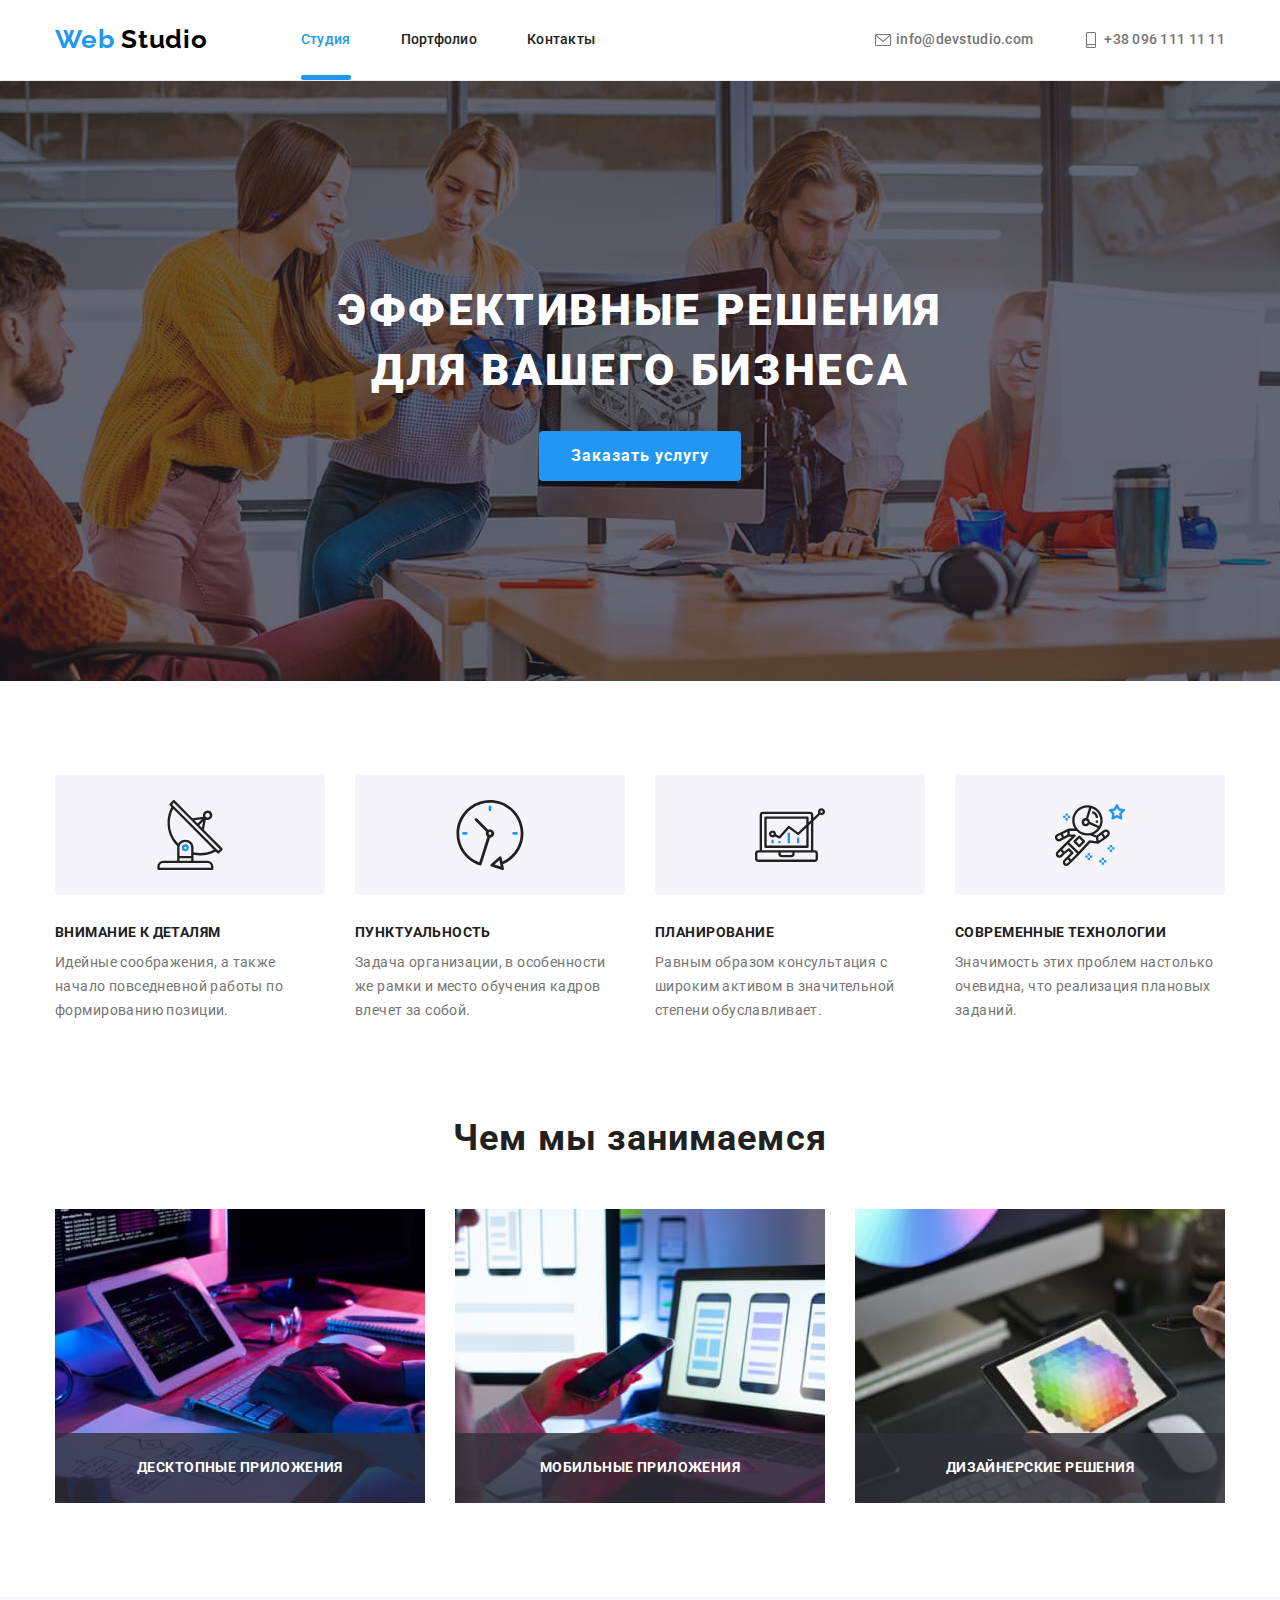
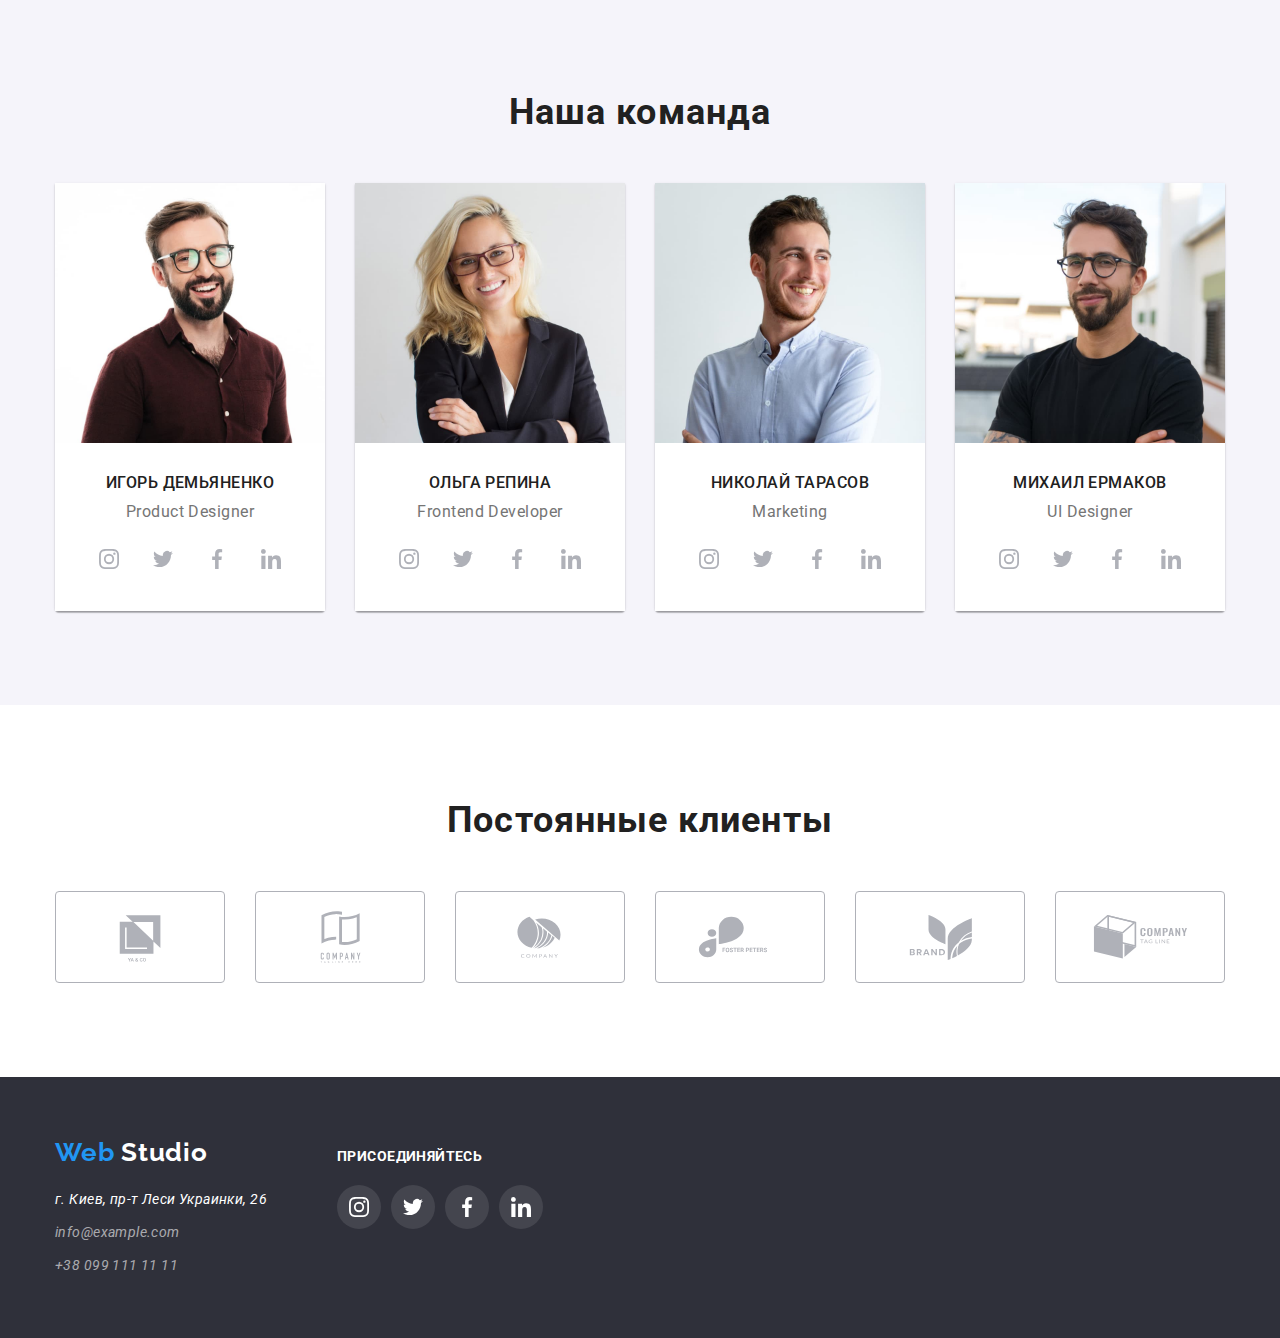
<file: index.html>
<!DOCTYPE html>
<html lang="ru">
  <head>
    <meta charset="UTF-8" />
    <meta http-equiv="X-UA-Compatible" content="IE=edge" />
    <meta name="viewport" content="width=device-width, initial-scale=1.0" />
    <title>Document</title>
    <link
      href="https://fonts.googleapis.com/css2?family=Raleway:wght@700&family=Roboto:wght@400;500;700;900&display=swap"
      rel="stylesheet"
    />
    <link
      rel="stylesheet"
      href="https://cdnjs.cloudflare.com/ajax/libs/modern-normalize/1.1.0/modern-normalize.min.css"
    />
    <link rel="stylesheet" href="./css/styles.css" />
  </head>
  <body>
    <header class="header">
      <div class="container main-nav">
        <nav>
          <!--Логотип-->
          <a href="./index.html" class="logo">
            <span lang="en" class="acent-logo">Web</span>
            <span lang="en" class="logo-main">Studio</span>
          </a>
          <ul class="site-nav list">
            <li class="item">
              <a href="./index.html" class="link curent">Студия</a>
            </li>
            <li class="item">
              <a href="./portfolio.html" class="link">Портфолио</a>
            </li>
            <li class="item"><a href="" class="link">Контакты</a></li>
          </ul>
        </nav>
        <ul class="auth-nav list">
          <li class="item">
            <a href="mailto:info@devstudio.com" class="email">
              <svg class="icon-envelope">
                <use href="./images/svg/iconmoon.svg#icon-envelope"></use>
              </svg>
              info@devstudio.com</a
            >
          </li>
          <li class="item">
            <a href="tel:+380961111111" class="email">
              <svg class="icon-smartphone">
                <use href="./images/svg/iconmoon.svg#icon-smartphone"></use>
              </svg>
              +38 096 111 11 11</a
            >
          </li>
        </ul>
      </div>
    </header>
    <main>
      <!-- hero -->
      <section class="hero-section">
        <div class="container">
          <h1 class="hero-title">Эффективные решения для вашего бизнеса</h1>
          <button type="button" class="button" data-modal-open>
            Заказать услугу
          </button>
        </div>
      </section>

      <!-- sections -->
      <section class="section advantage">
        <div class="container">
          <h2 class="section-title visually-hidden">Наши преимущества</h2>
          <ul class="list">
            <li class="list-item">
              <div class="bg-icon">
                <svg class="icon-advantage">
                  <use href="./images/svg/iconmoon.svg#icon-sputnik"></use>
                </svg>
              </div>
              <h3 class="li-title">Внимание к деталям</h3>
              <p>
                Идейные соображения, а также начало повседневной работы по
                формированию позиции.
              </p>
            </li>
            <li class="list-item">
              <div class="bg-icon">
                <svg class="icon-advantage">
                  <use href="./images/svg/iconmoon.svg#icon-clock"></use>
                </svg>
              </div>
              <h3 class="li-title">Пунктуальность</h3>
              <p>
                Задача организации, в особенности же рамки и место обучения
                кадров влечет за собой.
              </p>
            </li>
            <li class="list-item">
              <div class="bg-icon">
                <svg class="icon-advantage">
                  <use href="./images/svg/iconmoon.svg#icon-laptop"></use>
                </svg>
              </div>
              <h3 class="li-title">Планирование</h3>
              <p>
                Равным образом консультация с широким активом в значительной
                степени обуславливает.
              </p>
            </li>
            <li class="list-item">
              <div class="bg-icon">
                <svg class="icon-advantage">
                  <use href="./images/svg/iconmoon.svg#icon-cosmos"></use>
                </svg>
              </div>
              <h3 class="li-title">Современные технологии</h3>
              <p>
                Значимость этих проблем настолько очевидна, что реализация
                плановых заданий.
              </p>
            </li>
          </ul>
        </div>
      </section>

      <section class="section what_we_can_do">
        <div class="container">
          <h2 class="section-title">Чем мы занимаемся</h2>
          <ul class="list professionalist">
            <li class="list-item">
              <div class="box-for-view">
                <img
                  src="./images/what_can_we_do_11.jpg"
                  alt="проектирование с помощью современных технологий"
                  class="img"
                  width="370"
                />
                <div class="view-title">
                  <h3 class="li-title">Десктопные приложения</h3>
                </div>
              </div>
            </li>
            <li class="list-item">
              <div class="box-for-view">
                <img
                  src="./images/what_can_we_do_21.jpg"
                  alt="проектирование с помощью современных технологий"
                  class="img"
                  width="370"
                />
                <div class="view-title">
                  <h3 class="li-title">Мобильные приложения</h3>
                </div>
              </div>
            </li>
            <li class="list-item">
              <div class="box-for-view">
                <img
                  src="./images/what_can_we_do_31.jpg"
                  alt="проектирование с помощью современных технологий"
                  class="img"
                  width="370"
                />
                <div class="view-title">
                  <h3 class="li-title">Дизайнерские решения</h3>
                </div>
              </div>
            </li>
          </ul>
        </div>
      </section>

      <section class="team-section">
        <div class="container">
          <h2 class="section-title">Наша команда</h2>
          <ul class="list">
            <li class="list-item">
              <img
                src="./images/Product_Designer1.jpg"
                class="img"
                alt="Poto"
                width="270"
              />
              <div class="professional-description">
                <h3 class="li-title our-team">Игорь Демьяненко</h3>
                <h4 class="team-prof">Product Designer</h4>
                <ul class="list team-social-network">
                  <li class="li-icon">
                    <a href="" class="team-links">
                      <svg class="icon-team">
                        <use
                          href="./images/svg/iconmoon.svg#icon-instagram"
                        ></use>
                      </svg>
                    </a>
                  </li>
                  <li class="li-icon">
                    <a href="" class="team-links">
                      <svg class="icon-team">
                        <use
                          href="./images/svg/iconmoon.svg#icon-twitter"
                        ></use>
                      </svg>
                    </a>
                  </li>
                  <li class="li-icon">
                    <a href="" class="team-links">
                      <svg class="icon-team">
                        <use
                          href="./images/svg/iconmoon.svg#icon-facebook"
                        ></use>
                      </svg>
                    </a>
                  </li>
                  <li class="li-icon">
                    <a href="" class="team-links">
                      <svg class="icon-team">
                        <use
                          href="./images/svg/iconmoon.svg#icon-linkedin"
                        ></use>
                      </svg>
                    </a>
                  </li>
                </ul>
              </div>
            </li>
            <li class="list-item">
              <img
                src="./images/Frontend_Developer1.jpg"
                class="img"
                alt="Poto"
                width="270"
              />
              <div class="professional-description">
                <h3 class="li-title our-team">Ольга Репина</h3>
                <h4 class="team-prof">Frontend Developer</h4>
                <ul class="list team-social-network">
                  <li class="li-icon">
                    <a href="" class="team-links">
                      <svg class="icon-team">
                        <use
                          href="./images/svg/iconmoon.svg#icon-instagram"
                        ></use>
                      </svg>
                    </a>
                  </li>
                  <li class="li-icon">
                    <a href="" class="team-links">
                      <svg class="icon-team">
                        <use
                          href="./images/svg/iconmoon.svg#icon-twitter"
                        ></use>
                      </svg>
                    </a>
                  </li>
                  <li class="li-icon">
                    <a href="" class="team-links">
                      <svg class="icon-team">
                        <use
                          href="./images/svg/iconmoon.svg#icon-facebook"
                        ></use>
                      </svg>
                    </a>
                  </li>
                  <li class="li-icon">
                    <a href="" class="team-links">
                      <svg class="icon-team">
                        <use
                          href="./images/svg/iconmoon.svg#icon-linkedin"
                        ></use>
                      </svg>
                    </a>
                  </li>
                </ul>
              </div>
            </li>
            <li class="list-item">
              <img
                src="./images/Marketing1.jpg"
                class="img"
                alt="Poto"
                width="270"
              />
              <div class="professional-description">
                <h3 class="li-title our-team">Николай Тарасов</h3>
                <h4 class="team-prof">Marketing</h4>
                <ul class="list team-social-network">
                  <li class="li-icon">
                    <a href="" class="team-links">
                      <svg class="icon-team">
                        <use
                          href="./images/svg/iconmoon.svg#icon-instagram"
                        ></use>
                      </svg>
                    </a>
                  </li>
                  <li class="li-icon">
                    <a href="" class="team-links">
                      <svg class="icon-team">
                        <use
                          href="./images/svg/iconmoon.svg#icon-twitter"
                        ></use>
                      </svg>
                    </a>
                  </li>
                  <li class="li-icon">
                    <a href="" class="team-links">
                      <svg class="icon-team">
                        <use
                          href="./images/svg/iconmoon.svg#icon-facebook"
                        ></use>
                      </svg>
                    </a>
                  </li>
                  <li class="li-icon">
                    <a href="" class="team-links">
                      <svg class="icon-team">
                        <use
                          href="./images/svg/iconmoon.svg#icon-linkedin"
                        ></use>
                      </svg>
                    </a>
                  </li>
                </ul>
              </div>
            </li>
            <li class="list-item">
              <img
                src="./images/UI_Designer1.jpg"
                class="img"
                alt="Poto"
                width="270"
              />
              <div class="professional-description">
                <h3 class="li-title our-team">Михаил Ермаков</h3>
                <h4 class="team-prof">UI Designer</h4>
                <ul class="list team-social-network">
                  <li class="li-icon">
                    <a href="" class="team-links">
                      <svg class="icon-team">
                        <use
                          href="./images/svg/iconmoon.svg#icon-instagram"
                        ></use>
                      </svg>
                    </a>
                  </li>
                  <li class="li-icon">
                    <a href="" class="team-links">
                      <svg class="icon-team">
                        <use
                          href="./images/svg/iconmoon.svg#icon-twitter"
                        ></use>
                      </svg>
                    </a>
                  </li>
                  <li class="li-icon">
                    <a href="" class="team-links">
                      <svg class="icon-team">
                        <use
                          href="./images/svg/iconmoon.svg#icon-facebook"
                        ></use>
                      </svg>
                    </a>
                  </li>
                  <li class="li-icon">
                    <a href="" class="team-links">
                      <svg class="icon-team">
                        <use
                          href="./images/svg/iconmoon.svg#icon-linkedin"
                        ></use>
                      </svg>
                    </a>
                  </li>
                </ul>
              </div>
            </li>
          </ul>
        </div>
      </section>

      <section class="clients">
        <div class="container">
          <h2 class="section-title">Постоянные клиенты</h2>
          <ul class="list ul-client">
            <li class="client-item">
              <a href="" class="link client-link">
                <svg class="icon-client">
                  <use href="./images/svg/iconmoon.svg#icon-Client-1"></use>
                </svg>
              </a>
            </li>
            <li class="client-item">
              <a href="" class="link client-link">
                <svg class="icon-client">
                  <use href="./images/svg/iconmoon.svg#icon-Client-2"></use>
                </svg>
              </a>
            </li>
            <li class="client-item">
              <a href="" class="link client-link">
                <svg class="icon-client">
                  <use href="./images/svg/iconmoon.svg#icon-Client-3"></use>
                </svg>
              </a>
            </li>
            <li class="client-item">
              <a href="" class="link client-link">
                <svg class="icon-client">
                  <use href="./images/svg/iconmoon.svg#icon-Client-4"></use>
                </svg>
              </a>
            </li>
            <li class="client-item">
              <a href="" class="link client-link">
                <svg class="icon-client">
                  <use href="./images/svg/iconmoon.svg#icon-Client-5"></use>
                </svg>
              </a>
            </li>
            <li class="client-item">
              <a href="" class="link client-link">
                <svg class="icon-client">
                  <use href="./images/svg/iconmoon.svg#icon-Client-6"></use>
                </svg>
              </a>
            </li>
          </ul>
        </div>
      </section>
    </main>

    <footer class="footer">
      <div class="container footer-content">
        <section>
          <a href="./index.html" class="logo">
            <span lang="en" class="acent-logo">Web</span>
            <span lang="en" class="logo-secondary">Studio</span>
          </a>
          <address>
            <ul class="list">
              <li>
                <a href="" class="address footer-nav"
                  >г. Киев, пр-т Леси Украинки, 26</a
                >
              </li>
              <li>
                <a href="mailto:info@example.com" class="contact footer-nav"
                  >info@example.com</a
                >
              </li>
              <li>
                <a href="tel:+380991111111" class="contact footer-nav"
                  >+38 099 111 11 11</a
                >
              </li>
            </ul>
          </address>
        </section>

        <section class="section-social-networks">
          <h2 class="li-title">присоединяйтесь</h2>
          <ul class="list">
            <li class="li-social-networks">
              <a href="" class="social-networks">
                <svg class="footer-icon">
                  <use href="./images/svg/iconmoon.svg#icon-instagram"></use>
                </svg>
              </a>
            </li>
            <li class="li-social-networks">
              <a href="" class="social-networks">
                <svg class="footer-icon">
                  <use href="./images/svg/iconmoon.svg#icon-twitter"></use>
                </svg>
              </a>
            </li>
            <li class="li-social-networks">
              <a href="" class="social-networks">
                <svg class="footer-icon">
                  <use href="./images/svg/iconmoon.svg#icon-facebook"></use>
                </svg>
              </a>
            </li>
            <li class="li-social-networks">
              <a href="" class="social-networks">
                <svg class="footer-icon">
                  <use href="./images/svg/iconmoon.svg#icon-linkedin"></use>
                </svg>
              </a>
            </li>
          </ul>
        </section>
      </div>
    </footer>
    <div class="backdrop is-hidden" data-modal>
      <div class="modal">
        <button type="button" data-modal-close class="icon-close"></button>
      </div>

      <script src="./js/modal.js"></script>
    </div>
  </body>
</html>
</file>
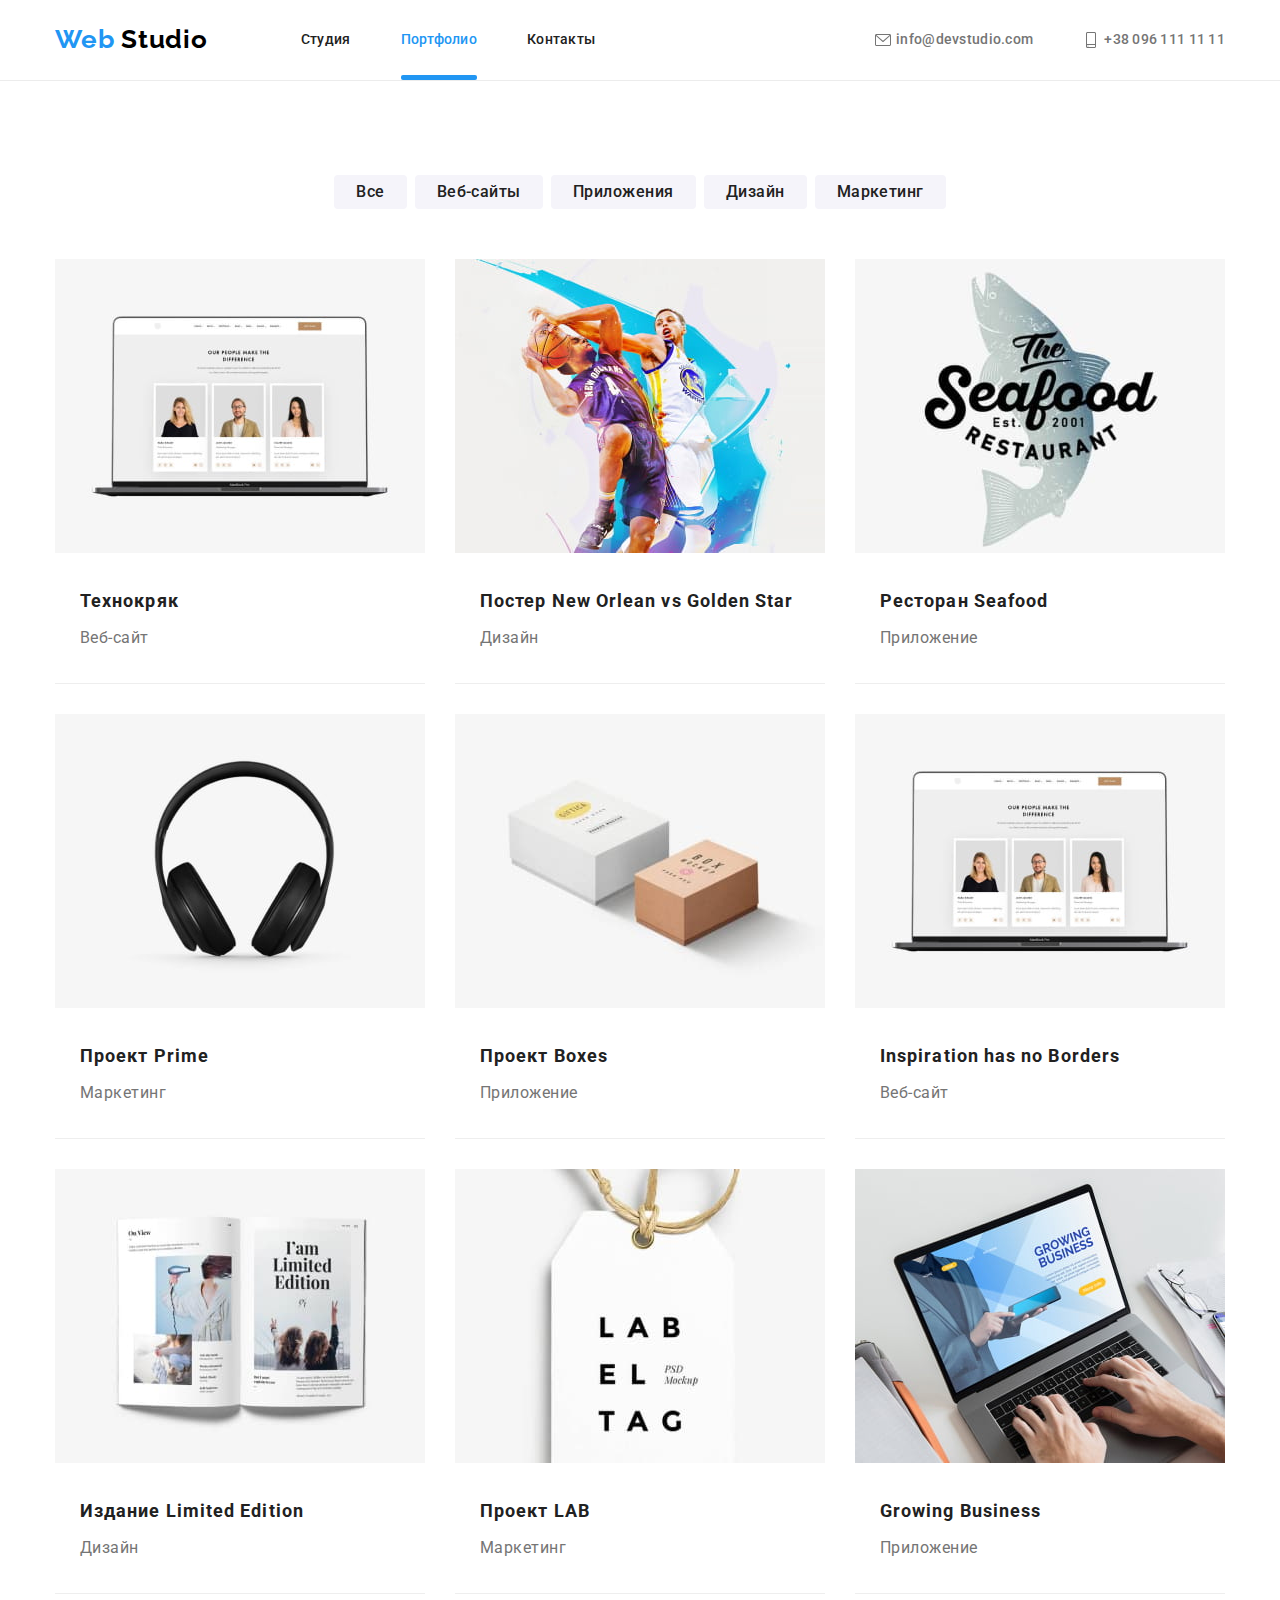
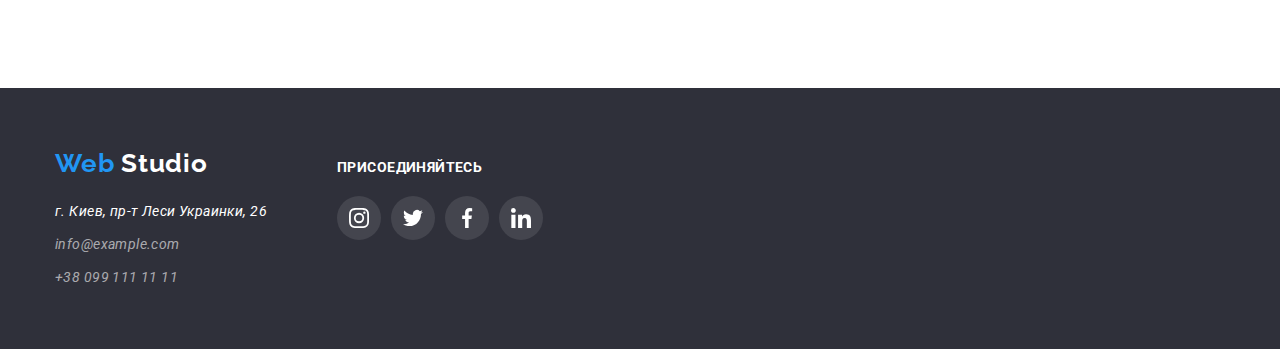
<file: portfolio.html>
<!DOCTYPE html>
<html lang="ru">
  <head>
    <meta charset="UTF-8" />
    <meta http-equiv="X-UA-Compatible" content="IE=edge" />
    <meta name="viewport" content="width=device-width, initial-scale=1.0" />
    <title>Document</title>
    <link
      href="https://fonts.googleapis.com/css2?family=Raleway:wght@700&family=Roboto:wght@400;500;700;900&display=swap"
      rel="stylesheet"
    />
    <link
      rel="stylesheet"
      href="https://cdnjs.cloudflare.com/ajax/libs/modern-normalize/1.1.0/modern-normalize.min.css"
    />
    <link rel="stylesheet" href="./css/styles.css" />
  </head>

  <body>
    <header class="header">
      <div class="container main-nav">
        <nav>
          <!--Логотип-->
          <a href="./index.html" class="logo">
            <span lang="en" class="acent-logo">Web</span>
            <span lang="en" class="logo-main">Studio</span>
          </a>
          <ul class="site-nav list">
            <li class="item"><a href="./index.html" class="link">Студия</a></li>
            <li class="item">
              <a href="./portfolio.html" class="link curent">Портфолио</a>
            </li>
            <li class="item"><a href="" class="link">Контакты</a></li>
          </ul>
        </nav>
        <ul class="auth-nav list">
          <li class="item">
            <a href="mailto:info@devstudio.com" class="email">
              <svg class="icon-envelope">
                <use href="./images/svg/iconmoon.svg#icon-envelope"></use>
              </svg>
              info@devstudio.com</a
            >
          </li>
          <li class="item">
            <a href="tel:+380961111111" class="email">
              <svg class="icon-smartphone">
                <use href="./images/svg/iconmoon.svg#icon-smartphone"></use>
              </svg>
              +38 096 111 11 11</a
            >
          </li>
        </ul>
      </div>
    </header>

    <main>
      <section class="main-section">
        <div class="container">
          <h1 class="visually-hidden">Портфолио</h1>
          <ul class="list filter">
            <li class="filter-item">
              <button type="button" class="filter-button">Все</button>
            </li>
            <li class="filter-item">
              <button type="button" class="filter-button">Веб-сайты</button>
            </li>
            <li class="filter-item">
              <button type="button" class="filter-button">Приложения</button>
            </li>
            <li class="filter-item">
              <button type="button" class="filter-button">Дизайн</button>
            </li>
            <li class="filter-item">
              <button type="button" class="filter-button">Маркетинг</button>
            </li>
          </ul>
          <ul class="list portfolio">
            <li class="portfolio-item">
              <a href="" class="portfolio-link">
                <div class="prod-thumb">
                  <img
                    src="./images/squoosh/web.jpg"
                    alt="Екран ноутбука"
                    class="portfolio-img"
                  />
                  <p class="portfolio-p">
                    Ресурс предлагает комплексные предложения с разным уровнем
                    функционала и сервисов. Все это позволит посетителю получить
                    исчерпывающие сведения о компании или частном лице.
                  </p>
                </div>
                <div class="portfolio-style">
                  <h2 class="portfolio-title">Технокряк</h2>
                  <h3 class="portfolio-description">Веб-сайт</h3>
                </div>
              </a>
            </li>
            <li class="portfolio-item">
              <a href="" class="portfolio-link">
                <div class="prod-thumb">
                  <img
                    src="./images/squoosh/poster-new-orlean.jpg"
                    alt="Два баскетбольных игрока "
                    class="portfolio-img"
                  />
                  <p class="portfolio-p">
                    Lorem ipsum, dolor sit amet consectetur adipisicing elit.
                    Tempora provident corrupti quas maiores quod similique modi,
                    distinctio fugit architecto consectetur.
                  </p>
                </div>
                <div class="portfolio-style">
                  <h2 class="portfolio-title">
                    Постер New Orlean vs Golden Star
                  </h2>
                  <h3 class="portfolio-description">Дизайн</h3>
                </div>
              </a>
            </li>
            <li class="portfolio-item">
              <a href="" class="portfolio-link">
                <div class="prod-thumb">
                  <img
                    src="./images/squoosh/seafood.jpg"
                    alt="Эмблема ресторана"
                    class="portfolio-img"
                  />
                  <p class="portfolio-p">
                    Lorem ipsum, dolor sit amet consectetur adipisicing elit.
                    Doloremque, magnam. Aspernatur unde enim necessitatibus
                    quibusdam praesentium voluptate earum, veniam in?
                  </p>
                </div>
                <div class="portfolio-style">
                  <h2 class="portfolio-title">Ресторан Seafood</h2>
                  <h3 class="portfolio-description">Приложение</h3>
                </div>
              </a>
            </li>
            <li class="portfolio-item">
              <a href="" class="portfolio-link">
                <div class="prod-thumb">
                  <img
                    src="./images/squoosh/prime.jpg"
                    alt="Наушники"
                    class="portfolio-img"
                  />
                  <p class="portfolio-p">
                    Lorem ipsum, dolor sit amet consectetur adipisicing elit.
                    Doloremque, magnam. Aspernatur unde enim necessitatibus
                    quibusdam praesentium voluptate earum, veniam in?
                  </p>
                </div>

                <div class="portfolio-style">
                  <h2 class="portfolio-title">Проект Prime</h2>
                  <h3 class="portfolio-description">Маркетинг</h3>
                </div>
              </a>
            </li>
            <li class="portfolio-item">
              <a href="" class="portfolio-link">
                <div class="prod-thumb">
                  <img
                    src="./images/squoosh/boxes.jpg"
                    alt="Две коробочки"
                    class="portfolio-img"
                  />
                  <p class="portfolio-p">
                    Lorem ipsum, dolor sit amet consectetur adipisicing elit.
                    Doloremque, magnam. Aspernatur unde enim necessitatibus
                    quibusdam praesentium voluptate earum, veniam in?
                  </p>
                </div>

                <div class="portfolio-style">
                  <h2 class="portfolio-title">Проект Boxes</h2>
                  <h3 class="portfolio-description">Приложение</h3>
                </div>
              </a>
            </li>
            <li class="portfolio-item">
              <a href="" class="portfolio-link">
                <div class="prod-thumb">
                  <img
                    src="./images/squoosh/web.jpg"
                    alt="Монитор компютера"
                    class="portfolio-img"
                  />
                  <p class="portfolio-p">
                    Lorem ipsum, dolor sit amet consectetur adipisicing elit.
                    Doloremque, magnam. Aspernatur unde enim necessitatibus
                    quibusdam praesentium voluptate earum, veniam in?
                  </p>
                </div>

                <div class="portfolio-style">
                  <h2 class="portfolio-title">Inspiration has no Borders</h2>
                  <h3 class="portfolio-description">Веб-сайт</h3>
                </div>
              </a>
            </li>
            <li class="portfolio-item">
              <a href="" class="portfolio-link">
                <div class="prod-thumb">
                  <img
                    src="./images/squoosh/limited-edition.jpg"
                    alt="Розвернутый журнал"
                    class="portfolio-img"
                  />
                  <p class="portfolio-p">
                    Lorem ipsum, dolor sit amet consectetur adipisicing elit.
                    Doloremque, magnam. Aspernatur unde enim necessitatibus
                    quibusdam praesentium voluptate earum, veniam in?
                  </p>
                </div>

                <div class="portfolio-style">
                  <h2 class="portfolio-title">Издание Limited Edition</h2>
                  <h3 class="portfolio-description">Дизайн</h3>
                </div>
              </a>
            </li>
            <li class="portfolio-item">
              <a href="" class="portfolio-link">
                <div class="prod-thumb">
                  <img
                    src="./images/squoosh/lab.jpg"
                    alt="Лейбл"
                    class="portfolio-img"
                  />
                  <p class="portfolio-p">
                    Lorem ipsum, dolor sit amet consectetur adipisicing elit.
                    Doloremque, magnam. Aspernatur unde enim necessitatibus
                    quibusdam praesentium voluptate earum, veniam in?
                  </p>
                </div>

                <div class="portfolio-style">
                  <h2 class="portfolio-title">Проект LAB</h2>
                  <h3 class="portfolio-description">Маркетинг</h3>
                </div>
              </a>
            </li>
            <li class="portfolio-item">
              <a href="" class="portfolio-link">
                <div class="prod-thumb">
                  <img
                    src="./images/squoosh/growing.jpg"
                    alt="Веб-бизнес предложение"
                    class="portfolio-img"
                  />
                  <p class="portfolio-p">
                    Lorem ipsum, dolor sit amet consectetur adipisicing elit.
                    Doloremque, magnam. Aspernatur unde enim necessitatibus
                    quibusdam praesentium voluptate earum, veniam in?
                  </p>
                </div>

                <div class="portfolio-style">
                  <h2 class="portfolio-title">Growing Business</h2>
                  <h3 class="portfolio-description">Приложение</h3>
                </div>
              </a>
            </li>
          </ul>
        </div>
      </section>
    </main>

    <footer class="footer">
      <div class="container footer-content">
        <section>
          <a href="./index.html" class="logo">
            <span lang="en" class="acent-logo">Web</span>
            <span lang="en" class="logo-secondary">Studio</span>
          </a>
          <address>
            <ul class="list">
              <li>
                <a href="" class="address footer-nav"
                  >г. Киев, пр-т Леси Украинки, 26</a
                >
              </li>
              <li>
                <a href="mailto:info@example.com" class="contact footer-nav"
                  >info@example.com</a
                >
              </li>
              <li>
                <a href="tel:+380991111111" class="contact footer-nav"
                  >+38 099 111 11 11</a
                >
              </li>
            </ul>
          </address>
        </section>

        <section class="section-social-networks">
          <h2 class="li-title">присоединяйтесь</h2>
          <ul class="list">
            <li class="li-social-networks">
              <a href="" class="social-networks">
                <svg class="footer-icon">
                  <use href="./images/svg/iconmoon.svg#icon-instagram"></use>
                </svg>
              </a>
            </li>
            <li class="li-social-networks">
              <a href="" class="social-networks">
                <svg class="footer-icon">
                  <use href="./images/svg/iconmoon.svg#icon-twitter"></use>
                </svg>
              </a>
            </li>
            <li class="li-social-networks">
              <a href="" class="social-networks">
                <svg class="footer-icon">
                  <use href="./images/svg/iconmoon.svg#icon-facebook"></use>
                </svg>
              </a>
            </li>
            <li class="li-social-networks">
              <a href="" class="social-networks">
                <svg class="footer-icon">
                  <use href="./images/svg/iconmoon.svg#icon-linkedin"></use>
                </svg>
              </a>
            </li>
          </ul>
        </section>
      </div>
    </footer>
  </body>
</html>
</file>
<file: css/styles.css>
/* колір основного тексту #212121 */
/* додаткови колір тексту #757575 */
/* білий #FFFFFF */
/* акцент #2196F3 */
/* другорядний колір фона #F5F4FA */


:root {
    --primery-text-color: #757575;
    --title-text-color: #212121;
    --acent: #2196F3;
    --primery-bg-color: #ffffff;
    --primery-button-color: #F5F4FA;
    --footer-bg-color: #2F303A;
    --section-bg-color: #F5F4FA;
    --primery-icon-color:#AFB1B8;
}

.container{
    width: 1200px;
    padding-left: 15px;
    padding-right: 15px;
    margin: 0 auto;
    /* outline: 2px solid tomato; */
}

body {
    background-color: var(--primery-bg-color);
    color: var(--primery-text-color);
    font-family: Roboto, sans-serif;
    font-weight: 400;
    font-size: 14px;
    line-height: 1.71;
    letter-spacing: 0.03em
}
.list{
    list-style: none;
    padding: 0;
    margin: 0;
}
.visually-hidden {
    position: absolute;
    white-space: nowrap;
    width: 1px;
    height: 1px;
    overflow: hidden;
    border: 0;
    padding: 0;
    clip: rect(0 0 0 0);
    clip-path: inset(50%);
    margin: -1px;
}




.header{
    border-bottom: 1px solid #ECECEC;;
}
/* logo */
.logo{

    text-decoration: none;
    font-family: Raleway, sans-serif;
    font-weight: 700;
    font-size: 26px;
    line-height: 1.2;
    letter-spacing: 0.03em;
    /* margin-bottom: 20px; */
    display: inline-block;
}
.acent-logo {
    color: var(--acent);
    
}
.logo-main{
    color: #000;
}
.logo-secondary{
    color: var(--primery-bg-color);
}
.footer li{
    margin-top: 0;
    margin-bottom: 9px;
}
.footer li:last-child{
    margin-bottom: 0;
}

/* site-nav */
.site-nav{
    display: flex;
    margin-left: 93px;
}
/* .site-nav .item {
    background-color: tomato;
    /* margin-right: 50px; */

/* .site-nav .item:not(:last-child){
    margin-right: 50px;
} */
.site-nav .item +.item{
    margin-left: 50px;
}
.site-nav a{
    text-decoration: none;
}
.link{
    padding-top: 32px;
    padding-bottom: 32px;
    display: block;

    color: var(--title-text-color);
    font-weight: 500;
    font-size: 14px;
    line-height: 1.14;
    letter-spacing: 0.02em;

    transition: color 250ms cubic-bezier(0.4, 0, 0.2, 1);
}
.link:hover,
.link:focus {
    color: var(--acent);
}
.site-nav .link.curent {
    color: var(--acent);

    position: relative;

}
.curent::after{
   position: absolute;
   bottom: 0;

   content: ""; 

   display: block;
   width: 100%;
   height: 5px;
   border-radius: 2px;
   background-color: var(--acent);
}

/* auth-nav */

.main-nav nav,
.main-nav{
    display: flex;
    align-items: center;
}

.auth-nav{
    display: flex;
    margin-left: auto;

}

.auth-nav .item + .item{
    margin-left: 50px;
}

.email {
   display: flex;
   padding-top: 32px;
   padding-bottom: 32px;
   align-items: center;

   color: var(--primery-text-color);
   font-weight: 500;
   font-size: 14px;
   line-height: 1.14;
   letter-spacing: 0.02em;
   text-decoration: none;

   transition: color 250ms cubic-bezier(0.4, 0, 0.2, 1) ;

}

.email .icon-envelope,
.email .icon-smartphone {
   width: 16px;
   height: 16px;
   fill: currentColor;
   margin-right: 5px;
   align-items: baseline;
}

.auth-nav .email:hover,
.auth-nav .email:focus {
    color: var(--acent);
}


/* hero */

.hero-section{
    /* outline: 1px solid tomato; */

    max-width: 1600px;
    height: 600px;
    margin-left: auto;
    margin-right: auto;

    background-image: linear-gradient(
        to right, 
        rgba(47, 48, 58, 0.4),
        rgba(47, 48, 58, 0.4)        
    ),
    url(../images/squoosh/hero-img.jpg);

    background-size: cover;
    background-repeat: no-repeat;
    background-position: center;


    /* background-color: var(--footer-bg-color); */
    padding: 200px 0;
    text-align: center;
    background-color: #C4C4C4;;
}

.hero-title{
    width: 695px;
    margin: 0 auto;
    margin-bottom: 30px;

    font-weight: 900;
    font-size: 44px;
    line-height: 1.36;
    text-align: center;
    letter-spacing: 0.06em;
    text-transform: uppercase;
    color: var(--primery-bg-color);
   
}

/* sections */

.section-title{
    color: var(--title-text-color);
    font-weight: 700;
    font-size: 36px;
    line-height: 1.17;
    text-align: center;
    letter-spacing: 0.03em;
    margin-top: 0;
    margin-bottom: 50px;
}

/* list-item */
.li-title{
    color: var(--title-text-color);
    font-weight: 700;
    font-size: 14px;
    line-height: 1.14;
    letter-spacing: 0.03em;
    text-transform: uppercase;
    margin-top: 0;
    margin-bottom: 10px;
}
.list .our-team{
    font-weight: 500;
    font-size: 16px;
    line-height: 1.19;
    text-align: center;
    letter-spacing: 0.03em;

}
.list .team-prof{
    color: var(--primery-text-color);
    font-weight: 400;
    font-size: 16px;
    line-height: 1.19;
    text-align: center;
    letter-spacing: 0.03em;
    margin-top: 0;
    margin-bottom: 0;

}



.advantage{
    padding-top: 94px;
    padding-bottom: 94px;
}

.advantage p{
    margin-top: 0;
    margin-bottom: 0;
}

.advantage .list{
    display: flex;
    flex-wrap: wrap;
}

.advantage  .list-item,
.team-section .list-item {
    width:calc((100% - 3*30px) / 4);
    margin-right: 30px;
    
    /* width: 270px;
    margin-right: 30px; */
}

.advantage .list-item:nth-child(4n),
.team-section .list-item:nth-child(4n){
    margin-right: 0;
}


.advantage .bg-icon{
    display: block;
    content: "";
    width: 270px;
    height: 120px;
    border-radius: 4px;
    margin-bottom: 30px;
    padding: 25px 100px;
    
    background: var(--primery-button-color);
    /* background-repeat: no-repeat;
    background-size: 70px;
    background-position: center; */
}
.icon-advantage{
   width: 70px;
   height: 70px;

}
/* .list-item.icon-sputnik::before {
    background-image: url(../images/svg/sputnik.svg) ;
}
.list-item.icon-clock::before{
    background-image: url(../images/svg/clock.svg);
}
.list-item.icon-laptop::before{
    background-image: url(../images/svg/laptop.svg);
}
.list-item.icon-cosmos::before{
    background-image: url(../images/svg/cosmos.svg);
} */

.what_we_can_do{
    padding-bottom: 94px;
}

.professionalist{
    display: flex;
    flex-wrap: wrap;
}
.professionalist .list-item{
    width: calc((100% - 2*30px) / 3);
    margin-right: 30px;
}
.professionalist .list-item:nth-child(3n){
    margin-right: 0;
}

/* team-section */

.professional-description{
    padding-top: 30px;
    padding-bottom: 30px;
    background-color: var(--primery-bg-color)
}

.team-section{
    padding-top: 94px;
    padding-bottom: 94px;
    background-color: var(--section-bg-color);
}

.img{
    display: block;
    width: 100%;
    height: auto;
}

.box-for-view{
   position: relative;
}

.view-title{
   display: flex;
   justify-content: center;
   position: absolute;
   bottom: 0;
   /* left: 50%; */
   /* transform: translate(-50%); */
   width: 100%;
   height: 70px;

   background-color: rgba(47, 48, 58, 0.8);

}

.view-title .li-title{
   color: var(--primery-bg-color);
   margin-bottom: 0;

   align-self: center;
}

.team-section .list{
    display: flex;
    flex-wrap: wrap;
}

.list-item a {
    display: block;
}

.team-section .list-item{
    display: block;
    width: 270px;
    box-shadow: 0px 1px 3px rgba(0, 0, 0, 0.12), 0px 1px 1px rgba(0, 0, 0, 0.14), 0px 2px 1px rgba(0, 0, 0, 0.2);
    border-radius: 0px 0px 4px 4px;
}

.team-social-network{
   display: flex;
   justify-content: center;
   padding-top: 16px;
}
.team-social-network .li-icon+.li-icon{
   margin-left: 10px;
}

.team-links{
   width: 44px;
   height: 44px;
   padding: 12px;
   border-radius: 50%;

   color: var(--primery-icon-color);

   transition: color 250ms cubic-bezier(0.4, 0, 0.2, 1),
   background-color 250ms cubic-bezier(0.4, 0, 0.2, 1);
}

.team-links:hover,
.team-links:focus{
   color: var(--primery-bg-color);
   background-color: var(--acent);
}

.icon-team{
   width: 20px;
   height: 20px;
   fill: currentColor;

}


/* button */
.button{
    border-radius: 4px;
    border: 0px;
    padding: 10px 32px;
    min-width: 200px;
    font-weight: 700;
    font-size: 16px;
    line-height: 1.88;    
     /* align-items: center; */
    text-align: center;
    letter-spacing: 0.06em; 
}

.button,
.list .filter-button:hover,
.list .filter-button:focus
{
    color: var(--primery-bg-color);
    background-color: var(--acent);
    cursor: pointer;
    box-shadow: 0px 3px 1px rgba(0, 0, 0, 0.1), 0px 1px 2px rgba(0, 0, 0, 0.08), 0px 2px 2px rgba(0, 0, 0, 0.12);
}
.list .filter-button{
    border-radius: 4px;
    padding: 6px 22px;
    border: 0px;

    background-color: var(--primery-button-color);       
    color: var(--title-text-color);
    font-weight: 500;
    font-size: 16px;
    line-height: 1.39;
    letter-spacing: 0.03em;
    text-align: center;

   transition: color 250ms cubic-bezier(0.4, 0, 0.2, 1), 
   background-color 250ms cubic-bezier(0.4, 0, 0.2, 1),
   box-shadow 250ms cubic-bezier(0.4, 0, 0.2, 1);
}


.clients{
   padding: 94px 0;
}

.ul-client{
   display: flex;
}

.ul-client .client-item+.client-item{
   margin-left: 30px;
}

.client-link{
   width: 170px;
   height: 92px;
   padding: 16px 32px;

   color: var(--primery-icon-color);
   border: 1px solid var(--primery-icon-color);
   border-radius: 4px;

   transition: color 250ms cubic-bezier(0.4, 0, 0.2, 1),
   border-color 250ms cubic-bezier(0.4, 0, 0.2, 1);
}

.client-link:hover{
   color: var(--acent);
   border-color: var(--acent);
}

.icon-client{
   width: 106px;
   height: 60px;
   fill: currentColor;
}


/* Footer */

.footer-content{
    display: flex;
}

.footer .logo{
    margin-bottom: 20px;
}

.footer{
    background-color: var(--footer-bg-color);
    padding-top: 60px;
    padding-bottom: 60px;
}
.address{
    color: var(--primery-bg-color);
    text-decoration: none;
}

.contact{
    color: rgba(255, 255, 255, 0.6);
    text-decoration: none;
}

.footer-nav {
   transition: color 250ms cubic-bezier(0.4, 0, 0.2, 1);
}
.footer .footer-nav:hover,
.footer .footer-nav:focus{
    color: var(--acent);
}

.footer .list:last-child{
    margin-bottom: 0;
}

.section-social-networks{
    padding-top: 12px;
    margin-left: 70px;
}


.footer .li-title{
    color: var(--primery-bg-color);
    margin-bottom: 20px;
}
.section-social-networks .list{
    display: flex;
}

.list .li-social-networks+.li-social-networks{
    margin-left: 10px;
}
.list .li-social-networks{
   
    margin-bottom: 0;
    
}
.social-networks{
    display: block;
    width: 44px;
    height: 44px;
    border-radius: 50%;
    
    background-repeat: no-repeat;
    background-position: center;
    padding: 12px 12px;
     
    background-color: rgba(255, 255, 255, 0.1);
    
    transition: background-color 250ms cubic-bezier(0.4, 0, 0.2, 1);
}
.social-networks:hover,
.social-networks:focus{
    background-color: var(--acent);
}

.footer-icon{
   width: 20px;
   height: 20px;
   fill: var(--primery-bg-color);
}



/* Portfolio */


.main-section{
    padding-top: 94px;
    padding-bottom: 94px;
}

.filter{
    display: flex;
    justify-content: center;
    margin-bottom: 50px;
}

.filter .filter-item + .filter-item{
    margin-left: 8px;
}


.portfolio{
    display: flex;
    flex-wrap: wrap;
}
.portfolio-item{
    width: calc((100% - 2*30px)/3);
    margin-right: 30px;
    margin-bottom: 30px;
    border-bottom: 1px solid #EEEEEE;
}
/* .portfolio-item:hover,
.portfolio-item:focus{
   box-shadow: 0px 1px 1px rgba(0, 0, 0, 0.12), 0px 4px 4px rgba(0, 0, 0, 0.06), 1px 4px 6px rgba(0, 0, 0, 0.16);
} */
.portfolio .portfolio-item:nth-child(3n){
    margin-right: 0;
}
.portfolio .portfolio-item:nth-last-child(-n +3){
    margin-bottom: 0;
}

.portfolio-link{
   display: block;
   text-decoration: none; 

   transition: box-shadow 250ms cubic-bezier(0.4, 0, 0.2, 1);
}
.portfolio-item .portfolio-link:hover,
.portfolio-item .portfolio-link:focus {
   box-shadow: 0px 1px 1px rgba(0, 0, 0, 0.12), 0px 4px 4px rgba(0, 0, 0, 0.06), 1px 4px 6px rgba(0, 0, 0, 0.16);
}
.portfolio-link .portfolio-title{
    margin-top: 0;
    margin-bottom: 4px;

    color: var(--title-text-color);
    font-weight: 700;
    font-size: 18px;
    line-height: 2;
    letter-spacing: 0.06em;
}
.portfolio-link .portfolio-description{
    margin-top: 0;
    margin-bottom: 0;

    color: var(--primery-text-color);
    font-weight: 400;
    font-size: 16px;
    line-height: 1.88;
    letter-spacing: 0.03em;
}
.portfolio-img{
    display: block;
    width: 370px;
}
.portfolio-style{
    padding-top: 30px;
    padding-bottom: 30px;
    padding-left: 25px;
}

.prod-thumb{
   position: relative;
   overflow: hidden;
}

.portfolio-link:hover .portfolio-p{
   opacity: 1;
   transform: translateY(0);

}

.portfolio-p{
   position: absolute;
   top: 0;
   width: 100%;
   height: 100%;
   margin: 0;
   padding: 63px 24px;

   transform: translateY(100%);

   transition: opacity 250ms cubic-bezier(0.4, 0, 0.2, 1),
   transform 250ms cubic-bezier(0.4, 0, 0.2, 1);

   background-color: rgba(33, 150, 243, 0.9);;
   opacity: 0;

   font-weight: 400;
   font-size: 18px;
   line-height: 1.56;   
   letter-spacing: 0.03em;
   color: var(--primery-bg-color);
}


.backdrop{
   position: fixed;
   top: 0;
   left: 0;
   width: 100%;
   height: 100%;
   opacity: 1;

   transition: opacity 250ms cubic-bezier(0.4, 0, 0.2, 1);

   background-color: rgba(0, 0, 0, 0.2);
}

.backdrop.is-hidden{
   opacity: 0;
   pointer-events: none;
}

.backdrop.is-hidden .modal{
   transform: translate(-50%, -50%) scale(1.1);
}

.modal{
   position: absolute;
   top: 50%;
   left: 50%;
   transform: translate(-50%, -50%) scale(1);
   transition: transform 250ms cubic-bezier(0.4, 0, 0.2, 1);

   width: 530px;
   height: 580px;

   background-color: var(--primery-bg-color);   
}

.icon-close{
   position: absolute;
   top: 8px;
   right: 8px;

   display: block;
   width: 30px;
   height: 30px;
   padding: 0;
   border: none;

   background-color: #00000000;
   background-image: url(../images/svg/button-close.svg);
}
</file>
